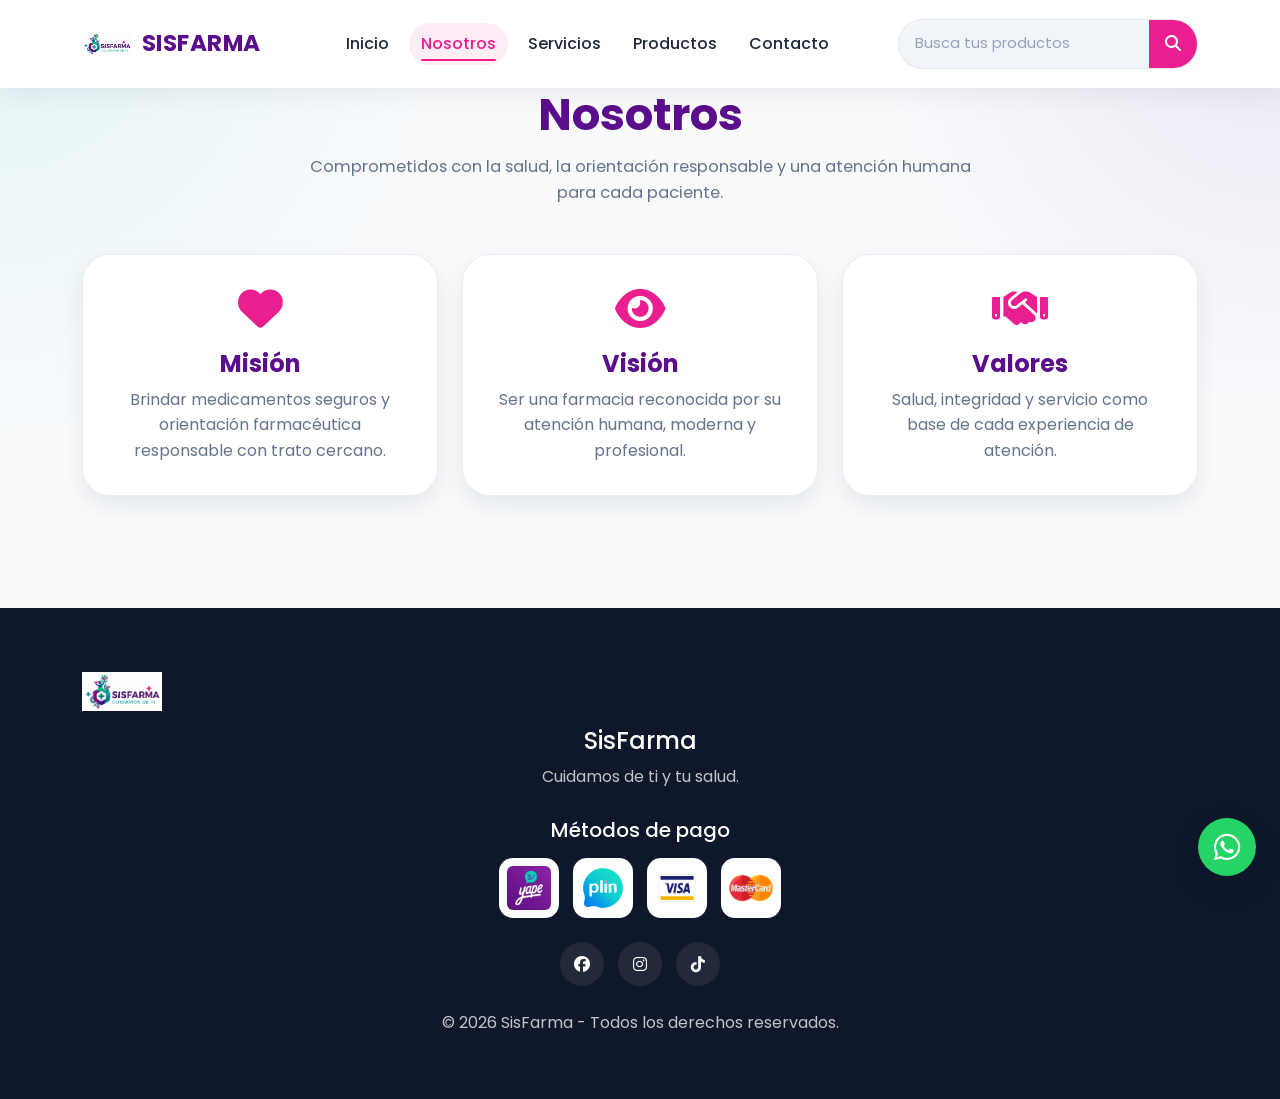
<file: nosotros.html>
<!DOCTYPE html>
<html lang="es">

<head>
    <meta charset="UTF-8">
    <meta name="viewport" content="width=device-width, initial-scale=1.0">
    <meta name="description" content="Conoce la misión, visión y valores de SisFarma y nuestro compromiso con la salud y el bienestar.">
    <title>SisFarma | Nosotros</title>

    <link href="https://cdn.jsdelivr.net/npm/bootstrap@5.3.3/dist/css/bootstrap.min.css" rel="stylesheet">
    <link rel="stylesheet" href="https://cdnjs.cloudflare.com/ajax/libs/font-awesome/6.5.2/css/all.min.css">
    <link href="https://unpkg.com/aos@2.3.4/dist/aos.css" rel="stylesheet">
    <link href="https://fonts.googleapis.com/css2?family=Poppins:wght@300;400;500;600;700&display=swap" rel="stylesheet">
    <link rel="stylesheet" href="css/style.css">
</head>

<body>
    <div id="navbar"></div>

    <main>
        <section id="nosotros" class="section-padding">
            <div class="container">
                <div class="section-title text-center" data-aos="fade-up">
                    <h2>Nosotros</h2>
                    <p>Comprometidos con la salud, la orientación responsable y una atención humana para cada paciente.</p>
                </div>

                <div class="row g-4 mt-4">
                    <div class="col-md-4" data-aos="zoom-in">
                        <div class="info-card">
                            <i class="fas fa-heart"></i>
                            <h4>Misión</h4>
                            <p>Brindar medicamentos seguros y orientación farmacéutica responsable con trato cercano.</p>
                        </div>
                    </div>

                    <div class="col-md-4" data-aos="zoom-in" data-aos-delay="100">
                        <div class="info-card">
                            <i class="fas fa-eye"></i>
                            <h4>Visión</h4>
                            <p>Ser una farmacia reconocida por su atención humana, moderna y profesional.</p>
                        </div>
                    </div>

                    <div class="col-md-4" data-aos="zoom-in" data-aos-delay="200">
                        <div class="info-card">
                            <i class="fas fa-handshake"></i>
                            <h4>Valores</h4>
                            <p>Salud, integridad y servicio como base de cada experiencia de atención.</p>
                        </div>
                    </div>
                </div>
            </div>
        </section>
    </main>

    <div id="footer"></div>

    <a href="https://wa.me/51987742986" class="whatsapp-float" target="_blank" rel="noopener noreferrer" aria-label="Contactar por WhatsApp">
        <i class="fab fa-whatsapp"></i>
    </a>

    <script src="https://cdn.jsdelivr.net/npm/bootstrap@5.3.3/dist/js/bootstrap.bundle.min.js"></script>
    <script src="js/cel.js"></script>
    <script src="https://unpkg.com/aos@2.3.4/dist/aos.js"></script>
    <script>
        AOS.init({
            duration: 900,
            once: true
        });
    </script>
</body>

</html>
</file>
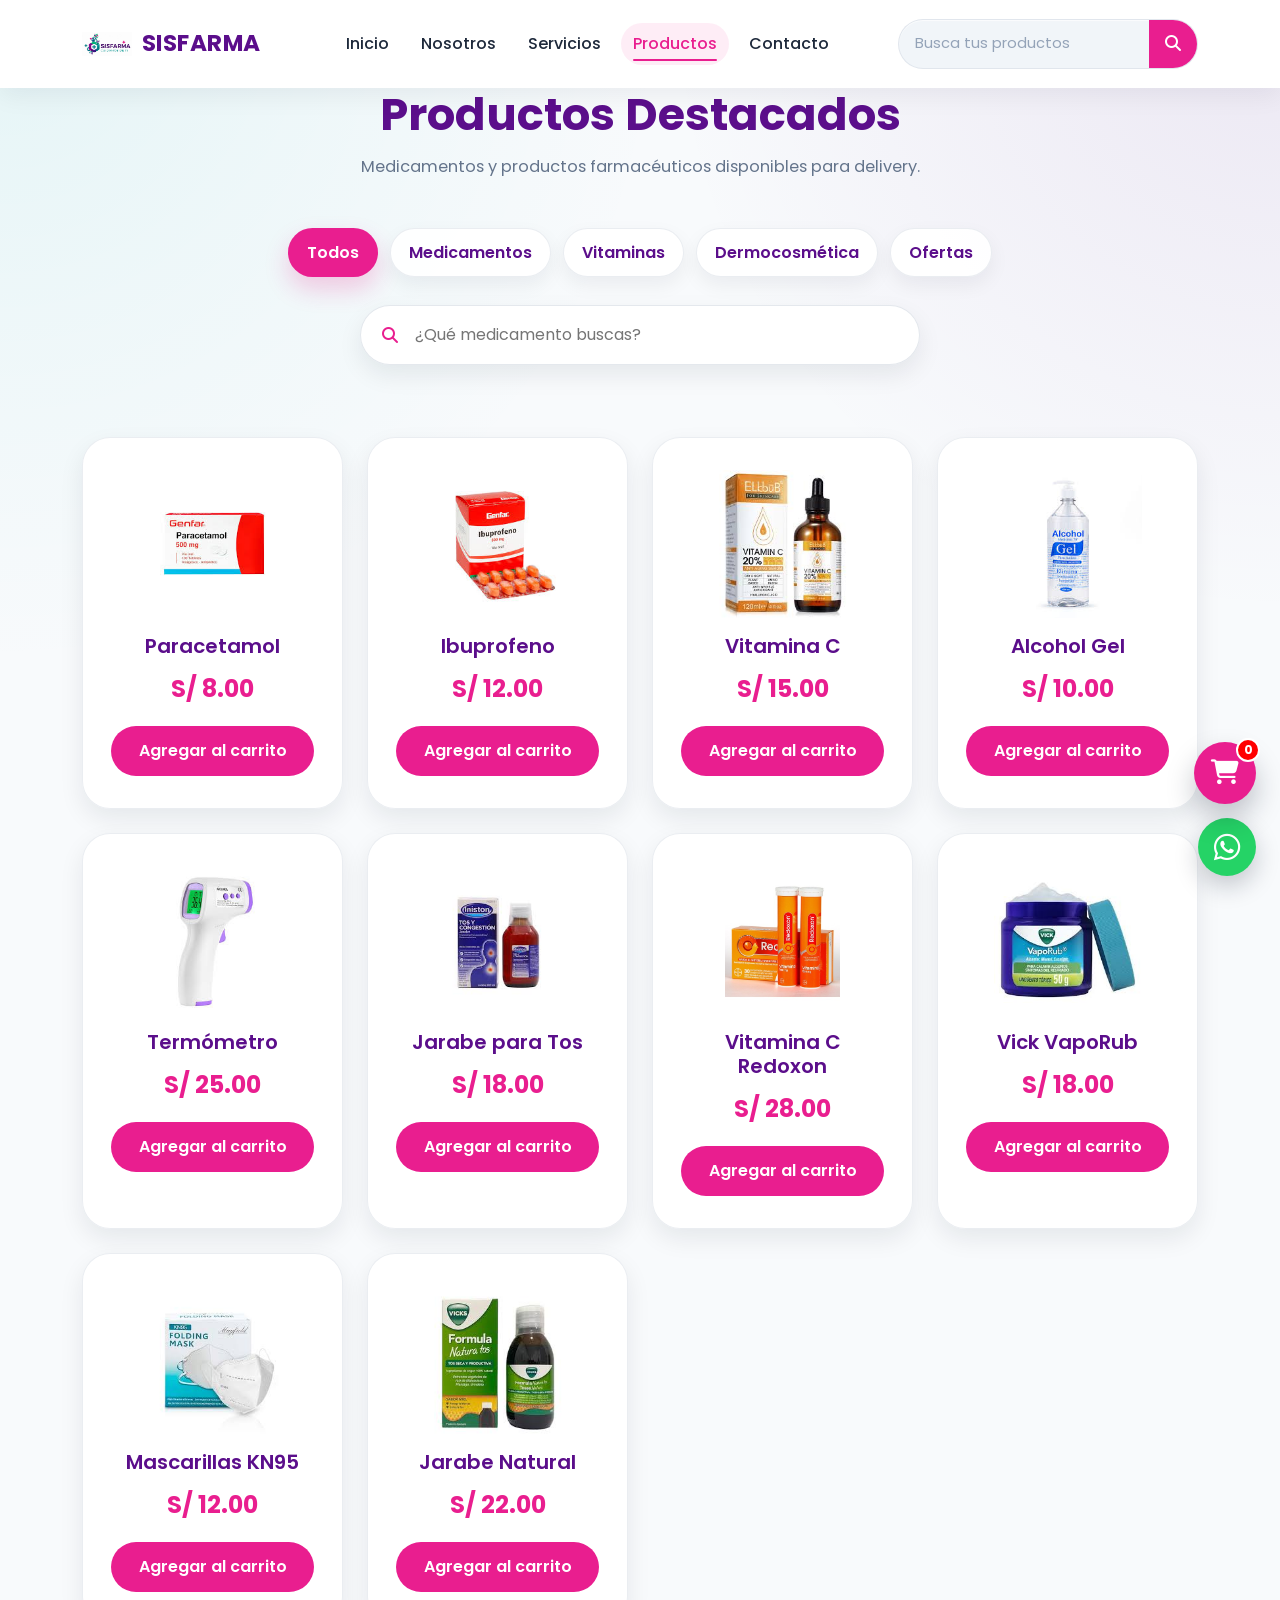
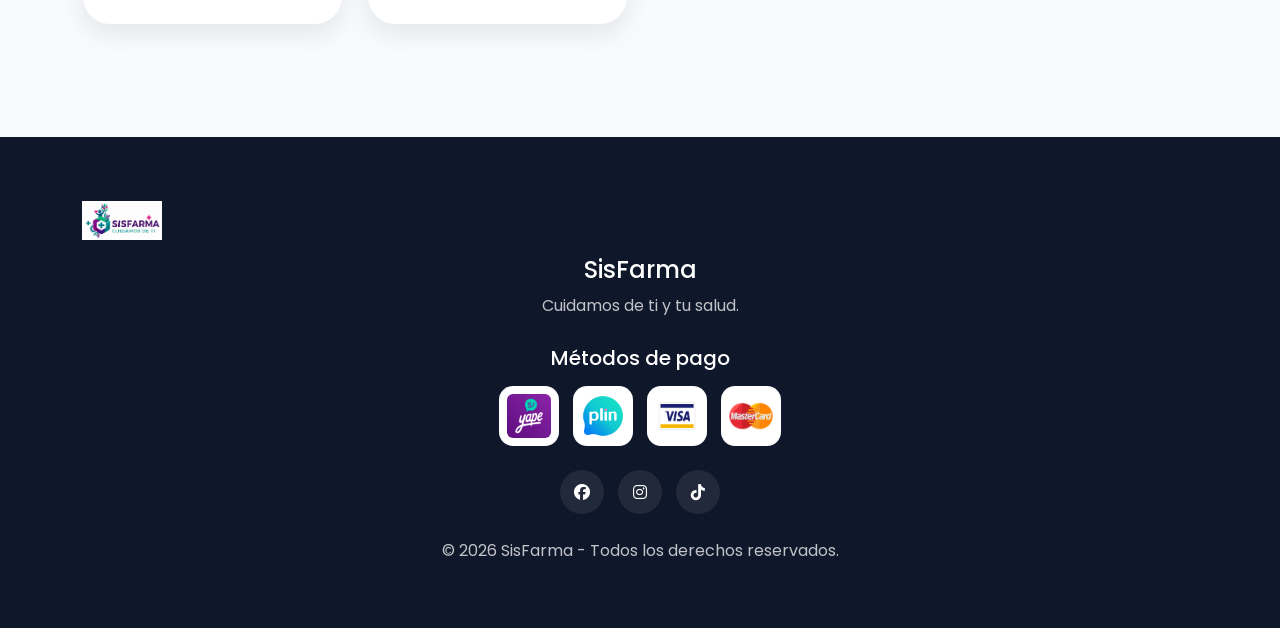
<file: productos.html>
<!DOCTYPE html>
<html lang="es">

<head>
    <meta charset="UTF-8">
    <meta name="viewport" content="width=device-width, initial-scale=1.0">
    <title>SisFarma | Productos</title>

    <link href="https://cdn.jsdelivr.net/npm/bootstrap@5.3.3/dist/css/bootstrap.min.css" rel="stylesheet">
    <link rel="stylesheet" href="https://cdnjs.cloudflare.com/ajax/libs/font-awesome/6.5.2/css/all.min.css">
    <link href="https://unpkg.com/aos@2.3.4/dist/aos.css" rel="stylesheet">
    <link href="https://fonts.googleapis.com/css2?family=Poppins:wght@300;400;500;600;700&display=swap" rel="stylesheet">
    <link rel="stylesheet" href="css/style.css">
    <link rel="stylesheet" href="css/producto.css">
</head>

<body>
    <div id="navbar"></div>

    <div class="modal fade" id="carritoModal" tabindex="-1" aria-hidden="true">
        <div class="modal-dialog modal-dialog-end">
            <div class="modal-content">
                <div class="modal-header">
                    <h5 class="modal-title">
                        <i class="fas fa-cart-shopping"></i>
                        Carrito de Compras
                    </h5>

                    <button type="button" class="btn-close" data-bs-dismiss="modal"></button>
                </div>

                <div class="modal-body">
                    <ul id="lista-carrito" class="list-group mb-3"></ul>

                    <h4 class="text-end">
                        Total:
                        <span class="text-primary">S/ <span id="total">0.00</span></span>
                    </h4>
                </div>

                <div class="modal-footer">
                    <button class="btn btn-danger" onclick="vaciarCarrito()">Vaciar carrito</button>
                    <button class="btn btn-success" onclick="finalizarCompra()">Finalizar compra</button>
                </div>
            </div>
        </div>
    </div>

    <section id="productos" class="section-padding">
        <div class="container">
            <div class="section-title text-center mb-5" data-aos="fade-up">
                <h2>Productos Destacados</h2>
                <p>Medicamentos y productos farmacéuticos disponibles para delivery.</p>
            </div>

            <div class="categories" aria-label="Filtrar productos por categoría">
                <button class="category-btn active" type="button" data-category="todos">Todos</button>
                <button class="category-btn" type="button" data-category="medicamentos">Medicamentos</button>
                <button class="category-btn" type="button" data-category="vitaminas">Vitaminas</button>
                <button class="category-btn" type="button" data-category="dermocosmetica">Dermocosmética</button>
                <button class="category-btn" type="button" data-category="ofertas">Ofertas</button>
            </div>

            <div class="search-box mb-5">
                <i class="fas fa-search"></i>
                <input type="text" id="buscador" placeholder="¿Qué medicamento buscas?">
            </div>

            <div class="row g-4 mt-4" id="productos-container">
                <div class="col-md-3" data-aos="zoom-in" data-category="medicamentos">
                    <div class="product-card">
                        <img src="img/parace.jpg" class="img-fluid mb-3" alt="Paracetamol">
                        <h5>Paracetamol</h5>
                        <p class="price">S/ 8.00</p>
                        <button class="btn-cart" onclick="agregarCarrito('Paracetamol', 8)">Agregar al carrito</button>
                    </div>
                </div>

                <div class="col-md-3" data-aos="zoom-in" data-category="medicamentos">
                    <div class="product-card">
                        <img src="img/ibupro.jpg" class="img-fluid mb-3" alt="Ibuprofeno">
                        <h5>Ibuprofeno</h5>
                        <p class="price">S/ 12.00</p>
                        <button class="btn-cart" onclick="agregarCarrito('Ibuprofeno', 12)">Agregar al carrito</button>
                    </div>
                </div>

                <div class="col-md-3" data-aos="zoom-in" data-category="vitaminas ofertas">
                    <div class="product-card">
                        <img src="img/vitac.jpg" class="img-fluid mb-3" alt="Vitamina C">
                        <h5>Vitamina C</h5>
                        <p class="price">S/ 15.00</p>
                        <button class="btn-cart" onclick="agregarCarrito('Vitamina C', 15)">Agregar al carrito</button>
                    </div>
                </div>

                <div class="col-md-3" data-aos="zoom-in" data-category="dermocosmetica">
                    <div class="product-card">
                        <img src="img/gel.jpg" class="img-fluid mb-3" alt="Alcohol Gel">
                        <h5>Alcohol Gel</h5>
                        <p class="price">S/ 10.00</p>
                        <button class="btn-cart" onclick="agregarCarrito('Alcohol Gel', 10)">Agregar al carrito</button>
                    </div>
                </div>

                <div class="col-md-3" data-aos="zoom-in" data-category="medicamentos">
                    <div class="product-card">
                        <img src="img/Termo.jpg" class="img-fluid mb-3" alt="Termómetro">
                        <h5>Termómetro</h5>
                        <p class="price">S/ 25.00</p>
                        <button class="btn-cart" onclick="agregarCarrito('Termómetro', 25)">Agregar al carrito</button>
                    </div>
                </div>

                <div class="col-md-3" data-aos="zoom-in" data-category="medicamentos ofertas">
                    <div class="product-card">
                        <img src="img/jarabe.jpg" class="img-fluid mb-3" alt="Jarabe">
                        <h5>Jarabe para Tos</h5>
                        <p class="price">S/ 18.00</p>
                        <button class="btn-cart" onclick="agregarCarrito('Jarabe para Tos', 18)">Agregar al carrito</button>
                    </div>
                </div>

                <div class="col-md-3" data-aos="zoom-in" data-category="vitaminas ofertas">
                    <div class="product-card">
                        <img src="img/redox.jpg" class="img-fluid mb-3" alt="Redoxon">
                        <h5>Vitamina C Redoxon</h5>
                        <p class="price">S/ 28.00</p>
                        <button class="btn-cart" onclick="agregarCarrito('Vitamina C Redoxon', 28)">Agregar al carrito</button>
                    </div>
                </div>

                <div class="col-md-3" data-aos="zoom-in" data-category="medicamentos">
                    <div class="product-card">
                        <img src="img/vivacpe.jpg" class="img-fluid mb-3" alt="Vick">
                        <h5>Vick VapoRub</h5>
                        <p class="price">S/ 18.00</p>
                        <button class="btn-cart" onclick="agregarCarrito('Vick VapoRub', 18)">Agregar al carrito</button>
                    </div>
                </div>

                <div class="col-md-3" data-aos="zoom-in" data-category="dermocosmetica ofertas">
                    <div class="product-card">
                        <img src="img/masca.jpg" class="img-fluid mb-3" alt="Mascarillas">
                        <h5>Mascarillas KN95</h5>
                        <p class="price">S/ 12.00</p>
                        <button class="btn-cart" onclick="agregarCarrito('Mascarillas KN95', 12)">Agregar al carrito</button>
                    </div>
                </div>

                <div class="col-md-3" data-aos="zoom-in" data-category="medicamentos">
                    <div class="product-card">
                        <img src="img/natur.jpg" class="img-fluid mb-3" alt="Jarabe Natural">
                        <h5>Jarabe Natural</h5>
                        <p class="price">S/ 22.00</p>
                        <button class="btn-cart" onclick="agregarCarrito('Jarabe Natural', 22)">Agregar al carrito</button>
                    </div>
                </div>
            </div>
        </div>
    </section>

    <a href="https://wa.me/51987742986" class="whatsapp-float" target="_blank">
        <i class="fab fa-whatsapp"></i>
    </a>

    <button class="cart-float" data-bs-toggle="modal" data-bs-target="#carritoModal">
        <i class="fas fa-cart-shopping"></i>
        <span id="cart-count" class="cart-badge">0</span>
    </button>

    <div class="toast-container position-fixed bottom-0 end-0 p-3">
        <div id="toastCarrito" class="toast align-items-center text-bg-success border-0" role="alert">
            <div class="d-flex">
                <div class="toast-body">Producto agregado al carrito</div>
                <button type="button" class="btn-close btn-close-white me-2 m-auto" data-bs-dismiss="toast"></button>
            </div>
        </div>
    </div>

    <div id="footer"></div>

    <script src="https://cdn.jsdelivr.net/npm/bootstrap@5.3.3/dist/js/bootstrap.bundle.min.js"></script>
    <script src="https://unpkg.com/aos@2.3.4/dist/aos.js"></script>
    <script>
        AOS.init({
            duration: 1000,
            once: true
        });
    </script>
    <script src="js/cel.js"></script>
    <script src="js/carrito.js"></script>
    <script src="js/buscador.js"></script>
</body>

</html>
</file>
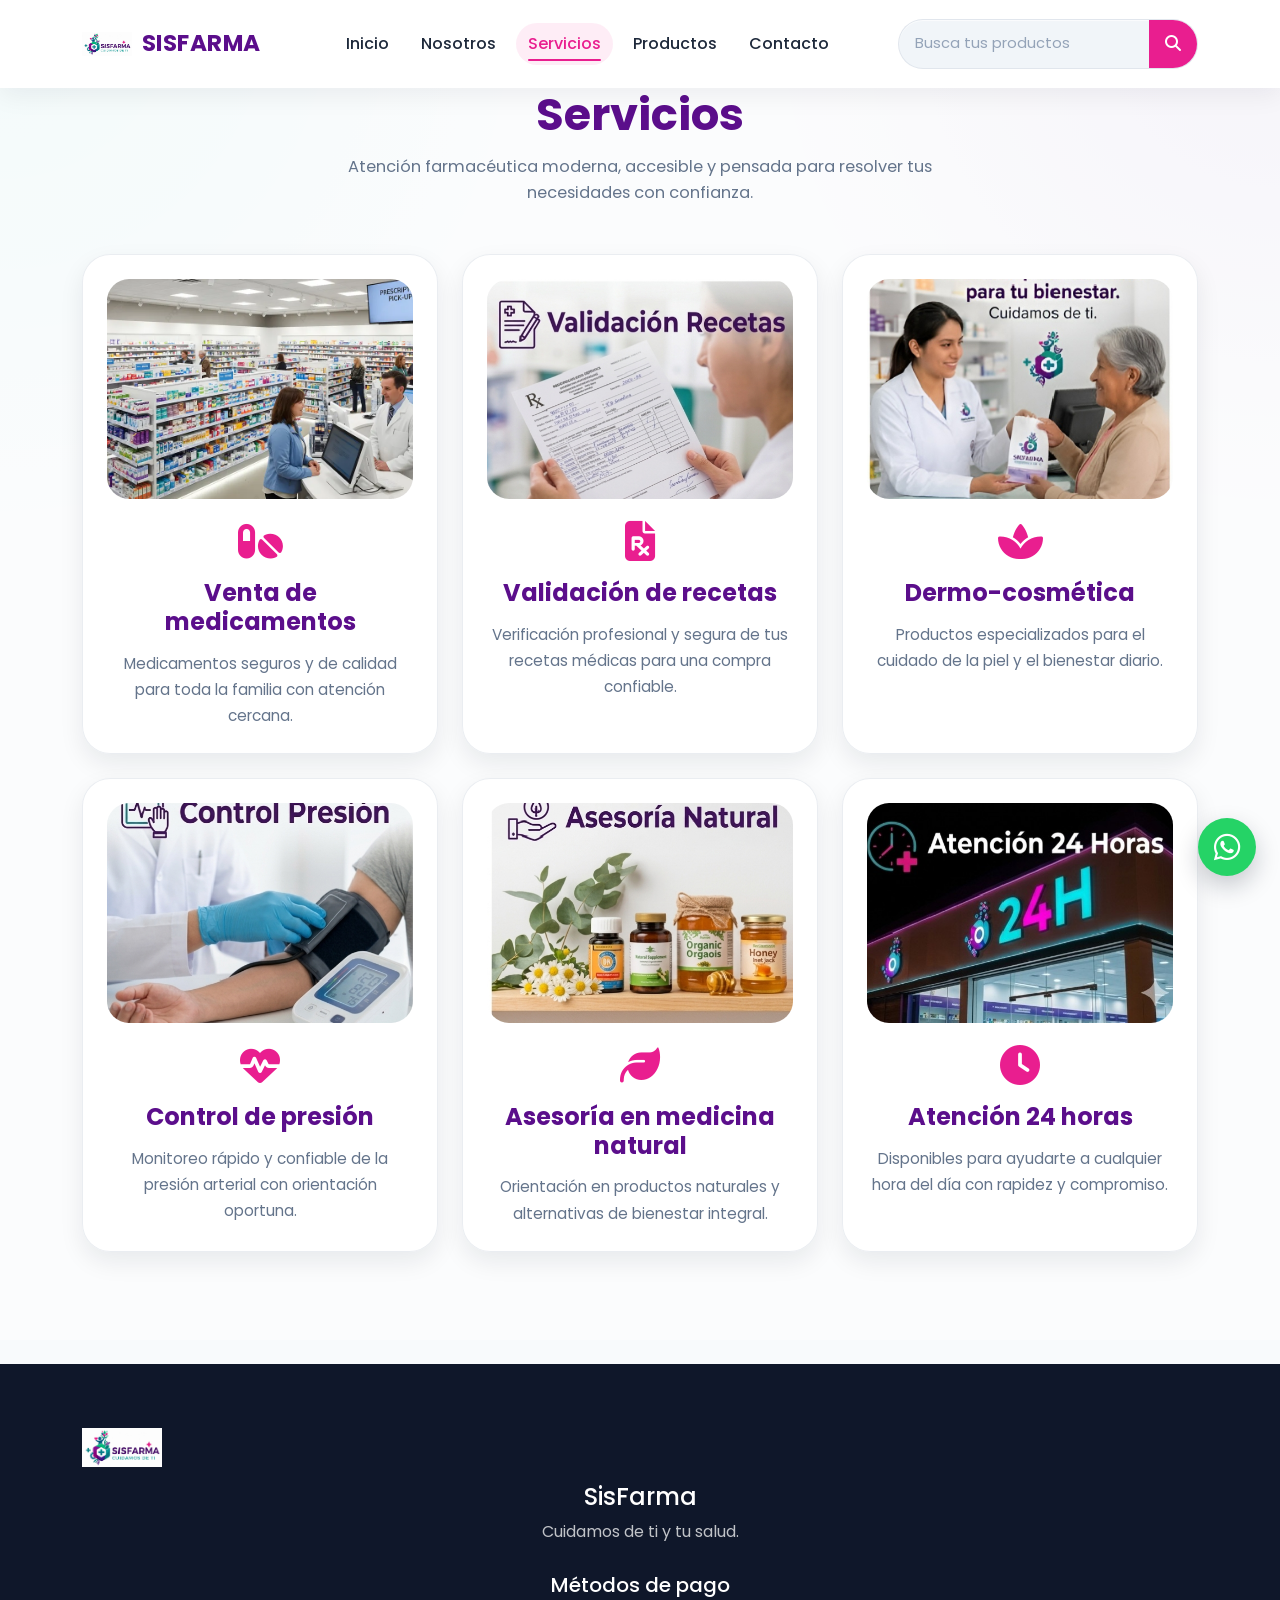
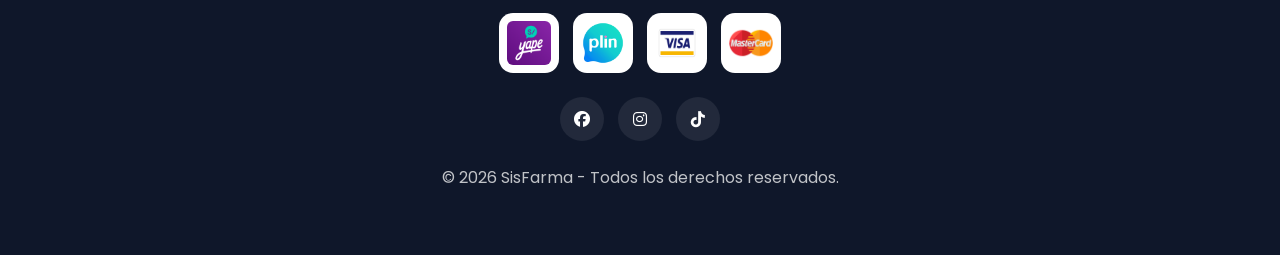
<file: servicios.html>
<!DOCTYPE html>
<html lang="es">

<head>
    <meta charset="UTF-8">
    <meta name="viewport" content="width=device-width, initial-scale=1.0">
    <meta name="description" content="Conoce los servicios de SisFarma: medicamentos, validación de recetas, dermo-cosmética y atención continua.">
    <title>SisFarma | Servicios</title>

    <link href="https://cdn.jsdelivr.net/npm/bootstrap@5.3.3/dist/css/bootstrap.min.css" rel="stylesheet">
    <link rel="stylesheet" href="https://cdnjs.cloudflare.com/ajax/libs/font-awesome/6.5.2/css/all.min.css">
    <link href="https://unpkg.com/aos@2.3.4/dist/aos.css" rel="stylesheet">
    <link href="https://fonts.googleapis.com/css2?family=Poppins:wght@300;400;500;600;700&display=swap" rel="stylesheet">
    <link rel="stylesheet" href="css/style.css">
    <link rel="stylesheet" href="css/servicio.css">
</head>

<body>
    <div id="navbar"></div>

    <main>
        <section id="servicios" class="services-section section-padding">
            <div class="container">
                <div class="section-title text-center" data-aos="fade-up">
                    <h2>Servicios</h2>
                    <p>Atención farmacéutica moderna, accesible y pensada para resolver tus necesidades con confianza.</p>
                </div>

                <div class="row g-4 mt-4">
                    <div class="col-md-6 col-lg-4" data-aos="zoom-in">
                        <div class="service-card">
                            <img src="img/moderna.jpg" class="service-img" alt="Venta de medicamentos" loading="lazy">
                            <i class="fas fa-pills"></i>
                            <h4>Venta de medicamentos</h4>
                            <p>Medicamentos seguros y de calidad para toda la familia con atención cercana.</p>
                        </div>
                    </div>

                    <div class="col-md-6 col-lg-4" data-aos="zoom-in" data-aos-delay="100">
                        <div class="service-card">
                            <img src="img/validacion.jpeg" class="service-img" alt="Validación de recetas" loading="lazy">
                            <i class="fas fa-file-prescription"></i>
                            <h4>Validación de recetas</h4>
                            <p>Verificación profesional y segura de tus recetas médicas para una compra confiable.</p>
                        </div>
                    </div>

                    <div class="col-md-6 col-lg-4" data-aos="zoom-in" data-aos-delay="200">
                        <div class="service-card">
                            <img src="img/bienestares.jpeg" class="service-img" alt="Dermo-cosmética" loading="lazy">
                            <i class="fas fa-spa"></i>
                            <h4>Dermo-cosmética</h4>
                            <p>Productos especializados para el cuidado de la piel y el bienestar diario.</p>
                        </div>
                    </div>

                    <div class="col-md-6 col-lg-4" data-aos="zoom-in">
                        <div class="service-card">
                            <img src="img/control.jpeg" class="service-img" alt="Control de presión" loading="lazy">
                            <i class="fas fa-heart-pulse"></i>
                            <h4>Control de presión</h4>
                            <p>Monitoreo rápido y confiable de la presión arterial con orientación oportuna.</p>
                        </div>
                    </div>

                    <div class="col-md-6 col-lg-4" data-aos="zoom-in" data-aos-delay="100">
                        <div class="service-card">
                            <img src="img/asesoria.jpeg" class="service-img" alt="Asesoría en medicina natural" loading="lazy">
                            <i class="fas fa-leaf"></i>
                            <h4>Asesoría en medicina natural</h4>
                            <p>Orientación en productos naturales y alternativas de bienestar integral.</p>
                        </div>
                    </div>

                    <div class="col-md-6 col-lg-4" data-aos="zoom-in" data-aos-delay="200">
                        <div class="service-card">
                            <img src="img/24horas.jpeg" class="service-img" alt="Atención 24 horas" loading="lazy">
                            <i class="fas fa-clock"></i>
                            <h4>Atención 24 horas</h4>
                            <p>Disponibles para ayudarte a cualquier hora del día con rapidez y compromiso.</p>
                        </div>
                    </div>
                </div>
            </div>
        </section>
    </main>

    <div id="footer"></div>

    <a href="https://wa.me/51987742986" class="whatsapp-float" target="_blank" rel="noopener noreferrer" aria-label="Contactar por WhatsApp">
        <i class="fab fa-whatsapp"></i>
    </a>

    <script src="https://cdn.jsdelivr.net/npm/bootstrap@5.3.3/dist/js/bootstrap.bundle.min.js"></script>
    <script src="js/cel.js"></script>
    <script src="https://unpkg.com/aos@2.3.4/dist/aos.js"></script>
    <script>
        AOS.init({
            duration: 900,
            once: true
        });
    </script>
</body>

</html>
</file>
<file: css/style.css>
* {
  margin: 0;
  padding: 0;
  box-sizing: border-box;
}

:root {
  --primary: #5b0e8b;
  --secondary: #00b7b3;
  --accent: #e91e8f;
  --light: #f8fafc;
  --dark: #1e293b;
  --white: #ffffff;
  --muted: #64748b;
  --border-soft: rgba(148, 163, 184, 0.2);
  --shadow-sm: 0 10px 24px rgba(15, 23, 42, 0.08);
  --shadow-md: 0 16px 40px rgba(15, 23, 42, 0.12);
  --shadow-accent: 0 18px 38px rgba(233, 30, 143, 0.18);
  --radius-lg: 28px;
  --radius-md: 22px;
  --radius-sm: 16px;
}

html {
  overflow-x: hidden;
  width: 100%;
}

body {
  font-family: "Poppins", sans-serif;
  background:
    radial-gradient(circle at top left, rgba(0, 183, 179, 0.08), transparent 26%),
    radial-gradient(circle at top right, rgba(91, 14, 139, 0.08), transparent 24%),
    var(--light);
  color: var(--dark);
  line-height: 1.6;
  overflow-x: hidden;
}

img {
  max-width: 100%;
  display: block;
}

a {
  text-decoration: none;
}

button,
input,
textarea,
select {
  font: inherit;
}

button:focus-visible,
a:focus-visible,
input:focus-visible {
  outline: 3px solid rgba(0, 183, 179, 0.35);
  outline-offset: 3px;
}

.section-padding {
  padding: 88px 0;
}

.section-title {
  max-width: 680px;
  margin: 0 auto;
}

.section-title h2 {
  font-size: clamp(2rem, 4vw, 2.8rem);
  font-weight: 700;
  color: var(--primary);
  margin-bottom: 12px;
}

.section-title p {
  color: var(--muted);
  font-size: 1.02rem;
}

.bg-light {
  background: rgba(255, 255, 255, 0.7) !important;
}

/* Loader */

#loader {
  position: fixed;
  inset: 0;
  background: var(--white);
  z-index: 99999;
  display: flex;
  justify-content: center;
  align-items: center;
  transition: opacity 0.5s ease;
}

.loader-content {
  text-align: center;
}

.loader-content img {
  width: 120px;
  animation: pulse 1.5s infinite;
}

.loader-content h3 {
  margin-top: 20px;
  color: var(--primary);
  font-size: 1.15rem;
}

@keyframes pulse {
  0% {
    transform: scale(1);
  }

  50% {
    transform: scale(1.08);
  }

  100% {
    transform: scale(1);
  }
}

/* Navbar */

.navbar {
  padding: 14px 0;
  background: rgba(255, 255, 255, 0.95);
  backdrop-filter: blur(10px);
  box-shadow: 0 8px 24px rgba(15, 23, 42, 0.06) !important;
}

.navbar .container {
  display: flex;
  align-items: center;
  justify-content: space-between;
  gap: 18px;
  min-height: 60px;
}

.navbar-brand {
  display: flex;
  align-items: center;
  gap: 10px;
  flex: 0 1 auto;
  min-width: 0;
}

.navbar-brand img {
  width: 50px;
  height: auto;
}

.brand-text {
  font-size: 1.45rem;
  font-weight: 700;
  color: var(--primary);
  letter-spacing: 0.02em;
}

.navbar-nav {
  display: flex;
  align-items: center;
  gap: 8px;
}

.nav-link {
  color: var(--dark) !important;
  font-weight: 500;
  position: relative;
  padding: 8px 12px !important;
  border-radius: 999px;
  transition: color 0.25s ease, background-color 0.25s ease, transform 0.25s ease;
}

.nav-link:hover,
.nav-link.is-active {
  color: var(--accent) !important;
  background: rgba(233, 30, 143, 0.08);
}

.nav-link::after {
  content: "";
  position: absolute;
  left: 12px;
  right: 12px;
  bottom: 4px;
  height: 2px;
  border-radius: 999px;
  background: var(--accent);
  transform: scaleX(0);
  transform-origin: center;
  transition: transform 0.25s ease;
}

.nav-link:hover::after,
.nav-link.is-active::after {
  transform: scaleX(1);
}

.search-navbar {
  display: flex;
  align-items: center;
  background: #f1f5f9;
  border: 1px solid rgba(148, 163, 184, 0.18);
  border-radius: 999px;
  overflow: hidden;
  margin-left: auto;
  width: min(100%, 300px);
  box-shadow: inset 0 1px 1px rgba(255, 255, 255, 0.7);
}

.search-navbar-mobile {
  width: 100%;
  max-width: 100%;
  margin: 0 0 20px;
  background: #f8fafc;
}

.search-navbar input {
  border: none;
  background: transparent;
  padding: 11px 16px;
  width: 100%;
  outline: none;
  font-size: 0.92rem;
  color: var(--dark);
}

.search-navbar input::placeholder {
  color: #94a3b8;
}

.search-navbar button {
  border: none;
  background: var(--accent);
  color: var(--white);
  padding: 11px 16px;
  cursor: pointer;
  transition: filter 0.25s ease;
}

.search-navbar button:hover {
  filter: brightness(0.95);
}

.navbar-toggler {
  border: none;
  font-size: 26px;
  padding: 8px 10px;
  border-radius: 12px;
  background: rgba(91, 14, 139, 0.08);
  display: flex;
  align-items: center;
  justify-content: center;
}

.navbar-toggler:focus {
  box-shadow: none;
}

.navbar-toggler i {
  color: var(--primary);
  font-size: 24px;
}

.offcanvas {
  position: fixed;
  top: 0;
  left: 0;
  height: 100vh;
  width: 290px;
  max-width: 100%;
  border-top-right-radius: var(--radius-md);
  border-bottom-right-radius: var(--radius-md);
  border: none;
  background: var(--white);
  overflow-y: auto;
  box-shadow: 0 20px 40px rgba(15, 23, 42, 0.18);
}

.offcanvas-header {
  border-bottom: 1px solid rgba(148, 163, 184, 0.18);
  padding: 20px;
  background: var(--white);
}

.offcanvas-body {
  padding: 20px;
  background: var(--white);
  display: flex;
  flex-direction: column;
  gap: 6px;
}

.offcanvas-title {
  color: var(--primary);
  font-weight: 700;
}

.mobile-menu {
  list-style: none;
  padding: 0;
  margin: 0;
}

.mobile-menu li + li {
  margin-top: 10px;
}

.mobile-menu a {
  display: flex;
  align-items: center;
  gap: 14px;
  padding: 14px 16px;
  border-radius: var(--radius-sm);
  color: var(--dark);
  font-weight: 500;
  transition: transform 0.25s ease, background-color 0.25s ease, color 0.25s ease;
}
.mobile-menu a:active {
  transform: scale(0.98);
}
.mobile-menu a:hover,
.mobile-menu a.is-active {
  background: rgba(233, 30, 143, 0.08);
  color: var(--accent);
  transform: translateX(4px);
}

.mobile-menu i {
  color: var(--secondary);
  font-size: 20px;
}

/* Buttons */

.btn-main,
.btn-outline-custom {
  display: inline-flex;
  align-items: center;
  justify-content: center;
  gap: 10px;
  min-height: 52px;
  padding: 14px 30px;
  border-radius: 999px;
  font-weight: 600;
  transition: transform 0.25s ease, box-shadow 0.25s ease, background-color 0.25s ease, color 0.25s ease;
}

.btn-main {
  background: var(--accent);
  color: var(--white);
  border: none;
  box-shadow: 0 12px 26px rgba(233, 30, 143, 0.28);
}

.btn-main:hover {
  transform: translateY(-2px);
  color: var(--white);
  box-shadow: 0 16px 30px rgba(233, 30, 143, 0.32);
}

.btn-outline-custom {
  border: 2px solid var(--white);
  color: var(--white);
}

.btn-outline-custom:hover {
  background: var(--white);
  color: var(--primary);
}

/* Hero / Carousel */

#heroCarousel {
  margin-top: 116px;
  padding: 0 20px;
}

.carousel-item {
  text-align: center;
}

.carousel-img {
  width: 100%;
  min-height: 360px;
  max-height: 540px;
  object-fit: cover;
  border-radius: 34px;
  box-shadow: var(--shadow-md);
}

.carousel-content {
  max-width: 760px;
  margin: 28px auto 54px;
  padding: 0 16px;
}

.carousel-content h1 {
  font-size: clamp(2rem, 5vw, 3.25rem);
  font-weight: 700;
  color: var(--primary);
  line-height: 1.15;
  margin-bottom: 14px;
}

.carousel-content p {
  font-size: 1.05rem;
  color: var(--muted);
  margin: 0 auto;
}

.carousel-indicators [data-bs-target] {
  width: 12px;
  height: 12px;
  border-radius: 50%;
  margin: 0 6px;
}

.carousel-control-prev,
.carousel-control-next {
  width: 8%;
}

/* Sections */

.promo-section {
  background: rgba(255, 255, 255, 0.72);
}

.services-section {
  background: rgba(255, 255, 255, 0.55);
}

.video-showcase {
  padding-top: 24px;
}

.video-showcase-card {
  background:
    linear-gradient(135deg, rgba(91, 14, 139, 0.96), rgba(0, 183, 179, 0.92)),
    var(--white);
  border-radius: 34px;
  padding: 34px;
  color: var(--white);
  box-shadow: var(--shadow-md);
}

.video-copy h2 {
  font-size: clamp(2rem, 4vw, 2.8rem);
  font-weight: 700;
  line-height: 1.15;
  margin: 18px 0 16px;
}

.video-copy p {
  color: rgba(255, 255, 255, 0.88);
  margin-bottom: 26px;
  font-size: 1rem;
}

.video-badge {
  display: inline-flex;
  align-items: center;
  gap: 8px;
  padding: 8px 16px;
  border-radius: 999px;
  background: rgba(255, 255, 255, 0.16);
  border: 1px solid rgba(255, 255, 255, 0.24);
  font-size: 0.85rem;
  font-weight: 600;
  letter-spacing: 0.03em;
  text-transform: uppercase;
}

.video-frame {
  background: rgba(255, 255, 255, 0.12);
  padding: 14px;
  border-radius: 28px;
  border: 1px solid rgba(255, 255, 255, 0.18);
  box-shadow: inset 0 1px 0 rgba(255, 255, 255, 0.18);
}

.promo-video {
  width: 100%;
  display: block;
  border-radius: 22px;
  background: #020617;
  box-shadow: 0 18px 40px rgba(2, 6, 23, 0.28);
}

.stats-section,
.cta-box {
  background: linear-gradient(135deg, var(--primary), var(--secondary));
}

.stats-section {
  padding: 84px 0;
  color: var(--white);
}

.stats-section h2 {
  font-size: clamp(2rem, 5vw, 3rem);
  font-weight: 700;
  margin-bottom: 8px;
}

.stats-section p {
  margin-bottom: 0;
  color: rgba(255, 255, 255, 0.88);
}

.location-section {
  margin-top: 24px;
}

.location-card,
.contact-info,
.promo-card,
.info-card,
.service-card,
.product-card {
  background: rgba(255, 255, 255, 0.94);
  border: 1px solid var(--border-soft);
  border-radius: var(--radius-lg);
  box-shadow: var(--shadow-sm);
}

.promo-card,
.info-card,
.service-card,
.product-card {
  padding: 32px 28px;
  text-align: center;
  height: 100%;
  transition: transform 0.3s ease, box-shadow 0.3s ease, border-color 0.3s ease;
}

.promo-card:hover,
.info-card:hover,
.service-card:hover,
.product-card:hover {
  transform: translateY(-8px);
  box-shadow: var(--shadow-accent);
  border-color: rgba(233, 30, 143, 0.18);
}

.promo-card i,
.info-card i,
.service-card i,
.product-card i,
.location-card i {
  font-size: 2.8rem;
  color: var(--accent);
  margin-bottom: 18px;
}

.promo-card h4,
.info-card h4,
.service-card h4,
.location-card h3,
.contact-info h4 {
  color: var(--primary);
  font-weight: 700;
}

.promo-card p,
.info-card p,
.service-card p,
.location-card p,
.contact-info p {
  color: var(--muted);
  margin-bottom: 0;
}

.location-card {
  padding: 42px 36px;
  text-align: center;
}

.service-preview-card {
  background: rgba(255, 255, 255, 0.94);
  border: 1px solid var(--border-soft);
  border-radius: var(--radius-lg);
  padding: 18px;
  box-shadow: var(--shadow-sm);
  transition: transform 0.3s ease, box-shadow 0.3s ease;
  height: 100%;
}

.service-preview-card:hover {
  transform: translateY(-8px);
  box-shadow: var(--shadow-accent);
}

.service-preview-card img {
  width: 100%;
  height: 250px;
  object-fit: cover;
  border-radius: 22px;
  margin-bottom: 18px;
}

.service-preview-card h4 {
  color: var(--primary);
  font-size: 1.15rem;
  font-weight: 600;
  margin-bottom: 0;
}

.product-card img {
  margin-inline: auto;
}

.price {
  font-size: 1.5rem;
  font-weight: 700;
  color: var(--accent);
}

.available {
  display: inline-flex;
  align-items: center;
  gap: 8px;
  background: #d1fae5;
  color: #047857;
  padding: 8px 15px;
  border-radius: 999px;
  margin-top: 12px;
  font-size: 0.9rem;
  font-weight: 600;
}

.contact-info {
  padding: 40px 34px;
}

.contact-info p + p {
  margin-top: 14px;
}

.contact-info i {
  color: var(--accent);
  margin-right: 10px;
}

.cta-section {
  padding: 88px 0;
}

.cta-box {
  padding: 62px 28px;
  border-radius: 34px;
  text-align: center;
  color: var(--white);
  box-shadow: var(--shadow-md);
}

.cta-box h2 {
  font-size: clamp(2rem, 4vw, 2.8rem);
  margin-bottom: 14px;
}

.cta-box p {
  margin-bottom: 26px;
  color: rgba(255, 255, 255, 0.9);
}

/* Footer */

.footer {
  background: #0f172a;
  color: var(--white);
  padding: 64px 0 48px;
  margin-top: 24px;
}

.footer h4 {
  margin-top: 16px;
  margin-bottom: 8px;
}

.footer p {
  color: rgba(255, 255, 255, 0.74);
}

.payments {
  margin-top: 28px;
}

.payments h5 {
  color: var(--white);
  margin-bottom: 16px;
}

.payment-icons {
  display: flex;
  justify-content: center;
  gap: 14px;
  flex-wrap: wrap;
}

.payment-icons img {
  width: 60px;
  background: var(--white);
  padding: 8px;
  border-radius: 14px;
  transition: transform 0.25s ease;
}

.payment-icons img:hover {
  transform: translateY(-4px);
}

.socials {
  display: flex;
  justify-content: center;
  gap: 14px;
  margin-top: 24px;
}

.socials a {
  width: 44px;
  height: 44px;
  display: inline-flex;
  align-items: center;
  justify-content: center;
  border-radius: 50%;
  background: rgba(255, 255, 255, 0.08);
  color: var(--white);
  transition: transform 0.25s ease, background-color 0.25s ease;
}

.socials a:hover {
  transform: translateY(-3px);
  background: rgba(233, 30, 143, 0.26);
  color: var(--white);
}

.copy {
  color: #94a3b8;
  margin-top: 24px;
}

/* Floating actions */

.whatsapp-float,
#btnTop {
  position: fixed;
  width: 58px;
  height: 58px;
  right: 24px;
  border-radius: 50%;
  display: inline-flex;
  justify-content: center;
  align-items: center;
  color: var(--white);
  z-index: 999;
  box-shadow: 0 10px 25px rgba(15, 23, 42, 0.22);
  transition: transform 0.25s ease, opacity 0.25s ease, visibility 0.25s ease;
}

.whatsapp-float {
  bottom: 24px;
  background: #25d366;
  font-size: 1.9rem;
}

.whatsapp-float:hover {
  transform: scale(1.08);
  color: var(--white);
}

#btnTop {
  bottom: 96px;
  border: none;
  background: var(--accent);
  font-size: 1.15rem;
  opacity: 0;
  visibility: hidden;
  pointer-events: none;
}

#btnTop.is-visible {
  opacity: 1;
  visibility: visible;
  pointer-events: auto;
}

/* Utilities / page helpers */

.hero-section {
  background: linear-gradient(rgba(91, 14, 139, 0.75), rgba(0, 183, 179, 0.75));
  background-size: cover;
  background-position: center;
  background-repeat: no-repeat;
  color: var(--white);
  padding-top: 120px;
  min-height: 100vh;
  display: flex;
  align-items: center;
}

.hero-title {
  font-size: 2.8rem;
  font-weight: 700;
  line-height: 1.2;
  margin-bottom: 20px;
}

.hero-text {
  font-size: 1.1rem;
  margin-bottom: 30px;
}

.hero-buttons {
  display: flex;
  flex-wrap: wrap;
  gap: 15px;
}

.hero-img {
  max-width: 90%;
}

.toast {
  border-radius: 16px !important;
  font-weight: 500;
}

@media (max-width: 991px) {
  .navbar {
    padding: 10px 0;
  }

  .navbar .container {
    flex-wrap: nowrap;
    gap: 10px;
  }

  .navbar-brand {
    flex: 1 1 auto;
    max-width: calc(100% - 64px);
  }

  .navbar-brand img {
    width: 44px;
  }

  .navbar-toggler {
    flex: 0 0 auto;
    margin-left: auto;
    border-radius: 12px;
  }

  .offcanvas {
    width: min(88vw, 320px);
  }

  .hero-section {
    text-align: center;
  }

  .hero-title {
    font-size: 2rem;
  }

  .hero-buttons {
    justify-content: center;
  }

  .hero-img {
    margin-top: 40px;
  }
}

@media (max-width: 768px) {
  .section-padding,
  .cta-section {
    padding: 72px 0;
  }
  .navbar .container {
    min-height: 56px;
  }

  .navbar-brand {
    flex: 1;
    max-width: calc(100% - 56px);
  }

  .navbar-toggler {
    flex-shrink: 0;
  }
  .brand-text {
    display: none;
  }

  .navbar {
    padding: 8px 0;
  }

  .navbar-brand img {
    width: 40px;
  }

  .navbar-toggler {
    font-size: 24px;
    padding: 6px 8px;
  }

  .search-navbar-mobile input {
    font-size: 0.9rem;
  }

  #heroCarousel {
    margin-top: 100px;
    padding: 0 14px;
  }

  .carousel-img {
    min-height: 250px;
    max-height: 280px;
    border-radius: 24px;
  }

  .carousel-content {
    margin: 20px auto 44px;
  }

  .carousel-content p,
  .section-title p {
    font-size: 0.96rem;
  }

  .video-showcase-card {
    padding: 26px;
  }

  .btn-main,
  .btn-outline-custom {
    width: 100%;
  }

  .location-card,
  .contact-info,
  .promo-card,
  .info-card,
  .service-card,
  .product-card,
  .cta-box {
    padding-inline: 22px;
  }

  .service-preview-card img {
    height: 210px;
  }

  .contact-info {
    margin-bottom: 30px;
  }

  .whatsapp-float,
  #btnTop {
    right: 18px;
  }

  .whatsapp-float {
    width: 54px;
    height: 54px;
    bottom: 18px;
  }

  #btnTop {
    width: 54px;
    height: 54px;
    bottom: 82px;
  }
}

@media (max-width: 576px) {
  .section-padding,
  .cta-section {
    padding: 60px 0;
  }

  .navbar .container {
    padding-inline: 14px;
  }

  .navbar-brand img {
    width: 36px;
  }

  .navbar-toggler {
    font-size: 22px;
    padding: 4px 6px;
  }

  .offcanvas {
    width: 100%;
    border-radius: 0;
  }

  .offcanvas-header,
  .offcanvas-body {
    padding: 16px;
  }

  .search-navbar-mobile input {
    padding: 10px 14px;
  }

  .search-navbar-mobile button {
    padding: 10px 14px;
  }

  #heroCarousel {
    margin-top: 88px;
    padding: 0 10px;
  }

  .carousel-img {
    min-height: 210px;
    max-height: 230px;
    border-radius: 18px;
  }

  .carousel-content {
    margin: 18px auto 34px;
    padding: 0 8px;
  }

  .carousel-content h1 {
    font-size: 1.7rem;
  }

  .section-title h2 {
    font-size: 1.75rem;
  }

  .video-showcase {
    padding-top: 12px;
  }

  .video-showcase-card {
    padding: 18px;
    border-radius: 24px;
  }

  .video-copy h2 {
    margin-top: 14px;
    font-size: 1.7rem;
  }

  .video-copy p {
    font-size: 0.94rem;
    margin-bottom: 20px;
  }

  .video-frame {
    padding: 10px;
    border-radius: 20px;
  }

  .promo-video {
    border-radius: 14px;
  }

  .location-card,
  .contact-info,
  .promo-card,
  .info-card,
  .service-card,
  .product-card,
  .cta-box {
    padding: 20px 18px;
    border-radius: 22px;
  }

  .service-preview-card {
    padding: 14px;
    border-radius: 22px;
  }

  .service-preview-card img {
    height: 190px;
    border-radius: 16px;
  }

  .stats-section h2 {
    font-size: 1.8rem;
  }

  .cta-box h2 {
    font-size: 1.8rem;
  }

  .payment-icons img {
    width: 52px;
  }
}

@media (max-width: 420px) {
  .navbar .container {
    gap: 8px;
    padding-inline: 12px;
    min-height: 54px;
  }

  .carousel-content h1 {
    font-size: 1.55rem;
  }

  .carousel-content p,
  .section-title p,
  .contact-info p,
  .promo-card p,
  .info-card p,
  .service-card p,
  .location-card p {
    font-size: 0.92rem;
  }

  .btn-main,
  .btn-outline-custom {
    min-height: 48px;
    padding: 12px 20px;
  }
}
</file>
<file: css/producto.css>
.categories {
  display: flex;
  justify-content: center;
  gap: 12px;
  flex-wrap: wrap;
  margin: 0 auto 28px;
}

.category-btn {
  border: 1px solid rgba(148, 163, 184, 0.2);
  background: rgba(255, 255, 255, 0.92);
  color: var(--primary);
  padding: 11px 18px;
  border-radius: 999px;
  font-weight: 600;
  box-shadow: 0 8px 20px rgba(15, 23, 42, 0.06);
  transition: transform 0.25s ease, box-shadow 0.25s ease, background-color 0.25s ease, color 0.25s ease;
}

.category-btn:hover {
  transform: translateY(-2px);
  box-shadow: 0 12px 24px rgba(15, 23, 42, 0.1);
}

.category-btn.active {
  background: var(--accent);
  color: white;
  border-color: transparent;
  box-shadow: 0 12px 24px rgba(233, 30, 143, 0.22);
}

.search-box {
  position: relative;
  max-width: 560px;
  margin: 0 auto;
}

.search-box input {
  width: 100%;
  min-height: 58px;
  padding: 16px 22px 16px 54px;
  border-radius: 999px;
  border: 1px solid rgba(148, 163, 184, 0.25);
  outline: none;
  font-size: 1rem;
  background: rgba(255, 255, 255, 0.94);
  box-shadow: 0 10px 24px rgba(15, 23, 42, 0.08);
  transition: border-color 0.25s ease, box-shadow 0.25s ease;
}

.search-box input:focus {
  border-color: rgba(233, 30, 143, 0.4);
  box-shadow: 0 14px 28px rgba(233, 30, 143, 0.12);
}

.search-box i {
  position: absolute;
  left: 22px;
  top: 50%;
  transform: translateY(-50%);
  color: var(--accent);
}

.product-card {
  position: relative;
  overflow: hidden;
}

.product-card img {
  width: 148px;
  height: 148px;
  object-fit: contain;
  transition: transform 0.35s ease;
}

.product-card:hover img {
  transform: scale(1.08);
}

.product-card h5 {
  font-weight: 600;
  margin-top: 12px;
  margin-bottom: 10px;
  color: var(--primary);
}

.price {
  margin: 12px 0 18px;
}

.btn-cart {
  width: 100%;
  min-height: 48px;
  background: var(--accent);
  color: white;
  border: none;
  padding: 12px 20px;
  border-radius: 999px;
  font-weight: 600;
  transition: transform 0.25s ease, box-shadow 0.25s ease, filter 0.25s ease;
}

.btn-cart:hover {
  transform: translateY(-2px);
  box-shadow: 0 14px 28px rgba(233, 30, 143, 0.24);
  filter: brightness(0.98);
}

.cart-float {
  position: fixed;
  bottom: 96px;
  right: 24px;
  width: 62px;
  height: 62px;
  border-radius: 50%;
  border: none;
  background: var(--accent);
  color: white;
  font-size: 1.55rem;
  z-index: 999;
  box-shadow: 0 14px 28px rgba(15, 23, 42, 0.25);
  transition: transform 0.25s ease, box-shadow 0.25s ease;
}

.cart-float:hover {
  transform: scale(1.08);
  box-shadow: 0 18px 34px rgba(15, 23, 42, 0.28);
}

.cart-badge {
  position: absolute;
  top: -4px;
  right: -4px;
  background: red;
  color: white;
  width: 24px;
  height: 24px;
  border-radius: 50%;
  display: flex;
  justify-content: center;
  align-items: center;
  font-size: 0.78rem;
  font-weight: 700;
  border: 2px solid white;
}

.modal-dialog-end {
  margin-left: auto;
}

.modal-content {
  border-radius: 28px;
  border: none;
  overflow: hidden;
  box-shadow: 0 20px 44px rgba(15, 23, 42, 0.18);
}

.modal-header {
  background: var(--primary);
  color: white;
  border: none;
  padding: 20px 24px;
}

.modal-title {
  font-weight: 700;
}

.modal-title i {
  margin-right: 8px;
}

.modal-body {
  padding: 24px;
}

#lista-carrito .list-group-item {
  border: none;
  border-radius: 18px;
  margin-bottom: 12px;
  background: #f8f9fa;
}

.cart-item {
  display: flex;
  align-items: center;
  justify-content: space-between;
  gap: 16px;
}

.cart-info h6 {
  margin-bottom: 4px;
  color: var(--primary);
}

.cart-info p {
  margin-bottom: 0;
  color: var(--muted);
}

.delete-btn {
  width: 40px;
  height: 40px;
  border: none;
  border-radius: 50%;
  background: rgba(220, 38, 38, 0.12);
  color: #dc2626;
  display: inline-flex;
  align-items: center;
  justify-content: center;
  transition: transform 0.25s ease, background-color 0.25s ease;
}

.delete-btn:hover {
  transform: scale(1.06);
  background: rgba(220, 38, 38, 0.18);
}

.modal-footer {
  border: none;
  padding: 0 24px 24px;
  gap: 12px;
}

.btn-danger,
.btn-success {
  border-radius: 999px;
  padding: 10px 20px;
}

.btn-success {
  background: var(--accent);
  border: none;
}

.btn-success:hover {
  background: #d61a7f;
}

@media (max-width: 768px) {
  .categories {
    gap: 10px;
    margin-bottom: 24px;
  }

  .category-btn {
    width: calc(50% - 8px);
    text-align: center;
  }

  .product-card img {
    width: 118px;
    height: 118px;
  }

  .price {
    font-size: 1.3rem;
  }

  .cart-float {
    width: 58px;
    height: 58px;
    right: 18px;
    bottom: 82px;
  }

  .modal-footer {
    flex-direction: column;
  }

  .modal-footer .btn {
    width: 100%;
  }
}

@media (max-width: 576px) {
  .category-btn {
    width: 100%;
  }

  .search-box input {
    min-height: 52px;
    padding: 14px 18px 14px 46px;
    font-size: 0.95rem;
  }

  .search-box i {
    left: 18px;
  }

  .product-card img {
    width: 104px;
    height: 104px;
  }

  .cart-float {
    width: 54px;
    height: 54px;
    right: 14px;
    bottom: 76px;
    font-size: 1.35rem;
  }

  .cart-badge {
    width: 22px;
    height: 22px;
    font-size: 0.72rem;
  }

  .modal-header,
  .modal-body,
  .modal-footer {
    padding-inline: 18px;
  }
}
</file>
<file: css/servicio.css>
.service-card {
  padding: 24px;
}

.service-img {
  width: 100%;
  height: 220px;
  object-fit: cover;
  border-radius: 22px;
  margin-bottom: 22px;
}

.service-card i {
  font-size: 2.5rem;
}

.service-card h4 {
  margin-bottom: 14px;
}

.service-card p {
  font-size: 0.96rem;
  line-height: 1.7;
}

@media (max-width: 768px) {
  .service-img {
    height: 190px;
  }
}
</file>
